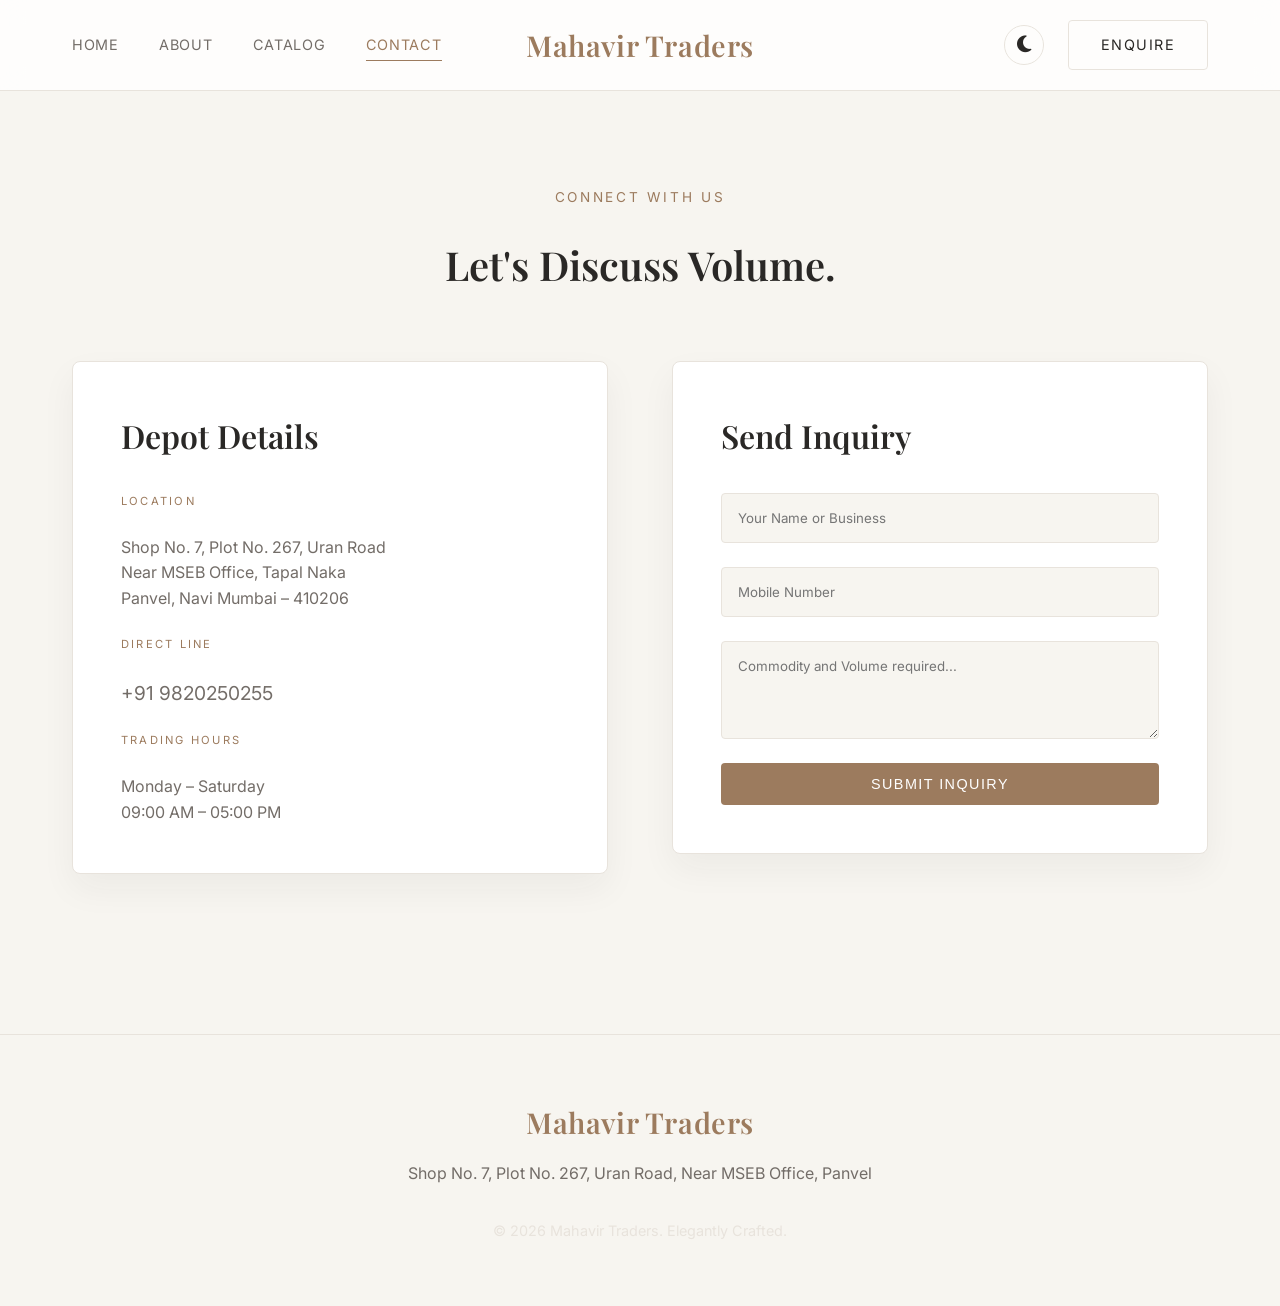
<file: contact.html>
<!DOCTYPE html>
<html lang="en">
<head>
    <meta charset="UTF-8">
    <meta name="viewport" content="width=device-width, initial-scale=1.0">
    <title>Contact | Mahavir Traders</title>
    <link rel="stylesheet" href="https://cdnjs.cloudflare.com/ajax/libs/font-awesome/6.4.0/css/all.min.css">
    <link rel="stylesheet" href="style.css">
    <script src="main.js" defer></script>
</head>
<body>

    <!-- Symmetric Header -->
    <header>
        <div class="container nav-grid">
            <nav class="nav-links">
                <a href="index.html">Home</a>
                <a href="about.html">About</a>
                <a href="products.html">Catalog</a>
                <a href="contact.html">Contact</a>
            </nav>
            <div class="logo serif">Mahavir Traders</div>
            <div class="nav-actions">
                <button id="theme-toggle" class="theme-toggle"><i class="fa-solid fa-moon"></i></button>
                <a href="contact.html" class="btn btn-outline">Enquire</a>
            </div>
        </div>
    </header>

    <main style="padding: 6rem 0;">
        <div class="container">
            <div class="section-title">
                <span class="hero-subtitle">Connect With Us</span>
                <h2>Let's Discuss Volume.</h2>
            </div>
            
            <div class="grid-2">
                <!-- Contact Details -->
                <div class="card" style="text-align: left; padding: 3rem;">
                    <h3 class="serif" style="font-size: 2rem; margin-bottom: 2rem;">Depot Details</h3>
                    
                    <div style="margin-bottom: 1.5rem;">
                        <span class="hero-subtitle" style="font-size: 0.7rem;">Location</span>
                        <p style="color: var(--text-muted); margin-top: 0.5rem;">Shop No. 7, Plot No. 267, Uran Road<br>Near MSEB Office, Tapal Naka<br>Panvel, Navi Mumbai – 410206</p>
                    </div>

                    <div style="margin-bottom: 1.5rem;">
                        <span class="hero-subtitle" style="font-size: 0.7rem;">Direct Line</span>
                        <p style="color: var(--text-muted); margin-top: 0.5rem; font-size: 1.2rem;">
                            <a href="tel:+919820250255" style="transition: color 0.3s ease;">+91 9820250255</a>
                        </p>
                    </div>

                    <div>
                        <span class="hero-subtitle" style="font-size: 0.7rem;">Trading Hours</span>
                        <p style="color: var(--text-muted); margin-top: 0.5rem;">Monday – Saturday<br>09:00 AM – 05:00 PM</p>
                    </div>
                </div>

                <!-- Aesthetic Form -->
                <div class="card" style="text-align: left; padding: 3rem;">
                    <h3 class="serif" style="font-size: 2rem; margin-bottom: 2rem;">Send Inquiry</h3>
                    <form style="display: flex; flex-direction: column; gap: 1.5rem;" onsubmit="event.preventDefault(); window.open('https://wa.me/919820250255?text=Hello,%20I%20have%20an%20inquiry%20from%20your%20website.', '_blank');">
                        <input type="text" class="form-input" placeholder="Your Name or Business" required>
                        <input type="tel" class="form-input" placeholder="Mobile Number" required>
                        <textarea class="form-input" placeholder="Commodity and Volume required..." rows="4" required></textarea>
                        <button type="submit" class="btn btn-primary" style="width: 100%;">Submit Inquiry</button>
                    </form>
                </div>
            </div>
        </div>
    </main>

    <footer>
        <div class="container">
            <h2 class="logo serif" style="margin-bottom: 1rem;">Mahavir Traders</h2>
            <p style="color: var(--text-muted); margin-bottom: 2rem;">Shop No. 7, Plot No. 267, Uran Road, Near MSEB Office, Panvel</p>
            <p style="font-size: 0.9rem; color: var(--border-color);">&copy; <span class="year">2026</span> Mahavir Traders. Elegantly Crafted.</p>
        </div>
    </footer>
</body>
</html>
</file>
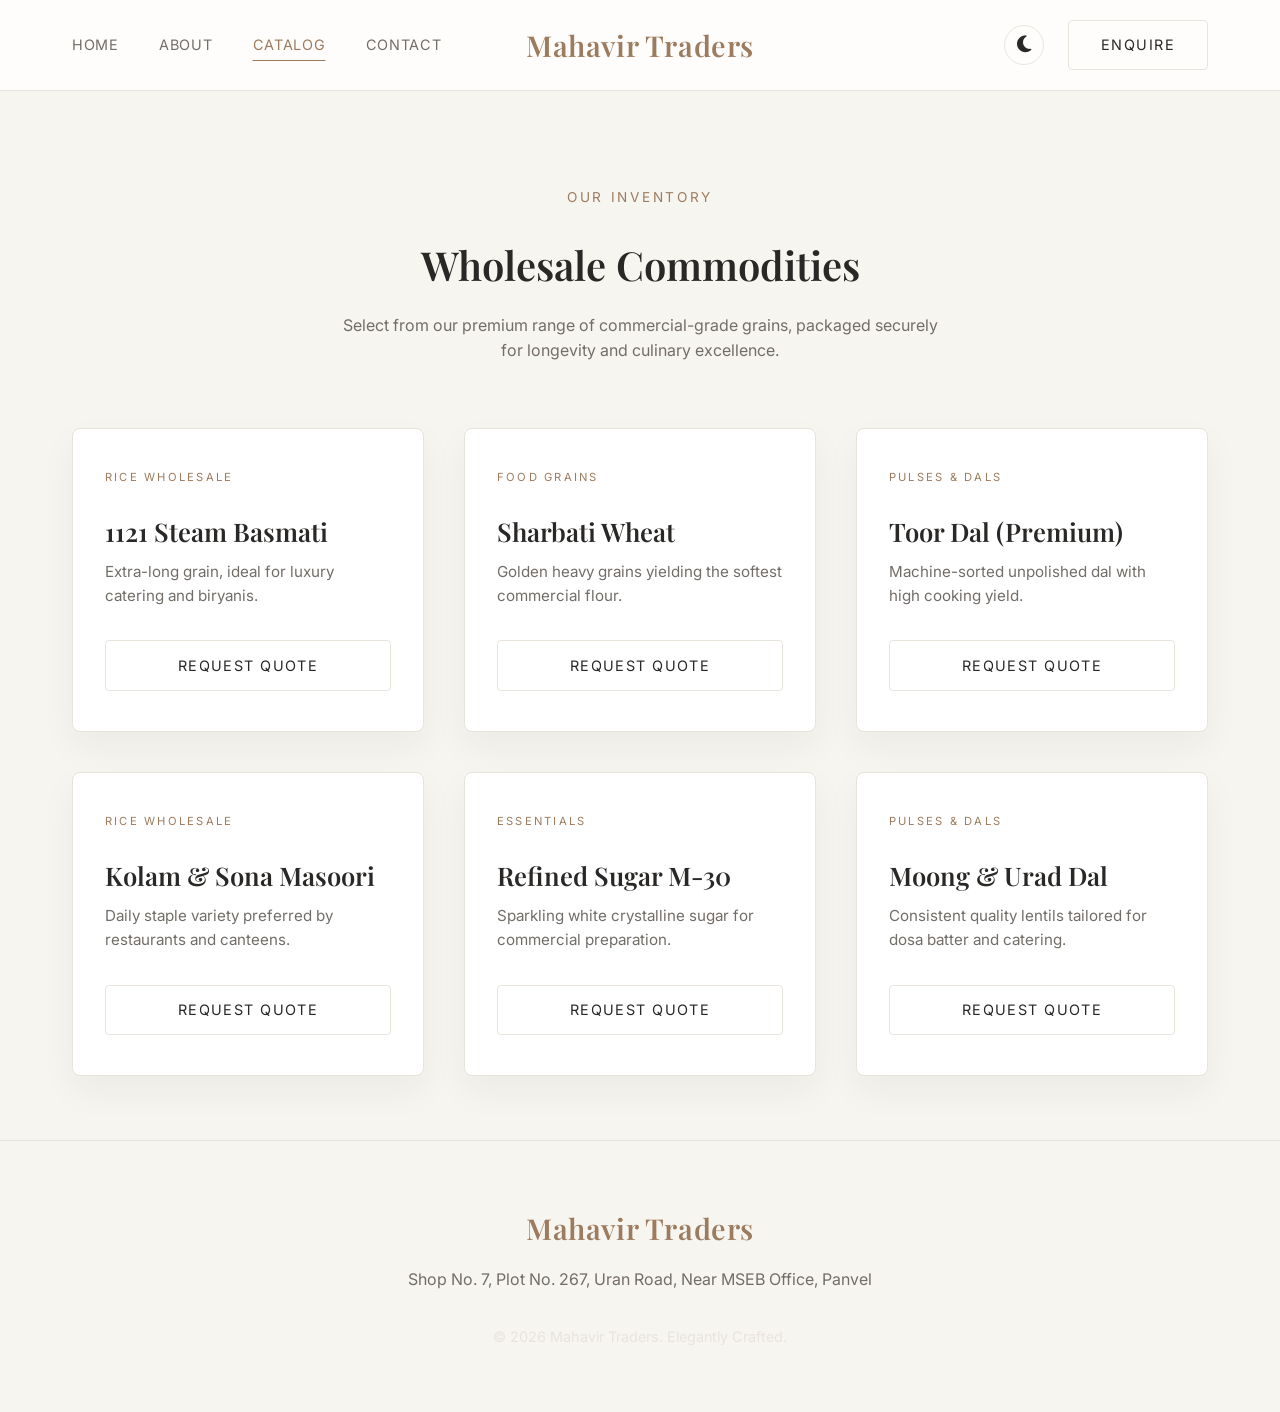
<file: products.html>
<!DOCTYPE html>
<html lang="en">
<head>
    <meta charset="UTF-8">
    <meta name="viewport" content="width=device-width, initial-scale=1.0">
    <title>Catalog | Mahavir Traders</title>
    <link rel="stylesheet" href="https://cdnjs.cloudflare.com/ajax/libs/font-awesome/6.4.0/css/all.min.css">
    <link rel="stylesheet" href="style.css">
    <script src="main.js" defer></script>
</head>
<body>

    <!-- Symmetric Header -->
    <header>
        <div class="container nav-grid">
            <nav class="nav-links">
                <a href="index.html">Home</a>
                <a href="about.html">About</a>
                <a href="products.html">Catalog</a>
                <a href="contact.html">Contact</a>
            </nav>
            <div class="logo serif">Mahavir Traders</div>
            <div class="nav-actions">
                <button id="theme-toggle" class="theme-toggle"><i class="fa-solid fa-moon"></i></button>
                <a href="contact.html" class="btn btn-outline">Enquire</a>
            </div>
        </div>
    </header>

    <main style="padding-top: 6rem;">
        <div class="container section-title">
            <span class="hero-subtitle">Our Inventory</span>
            <h2>Wholesale Commodities</h2>
            <p style="color: var(--text-muted); max-width: 600px; margin: 0 auto;">Select from our premium range of commercial-grade grains, packaged securely for longevity and culinary excellence.</p>
        </div>

        <section class="container grid-3">
            <div class="card" style="text-align: left; padding: 2.5rem 2rem;">
                <span class="hero-subtitle" style="font-size: 0.7rem;">Rice Wholesale</span>
                <h3 class="serif" style="font-size: 1.6rem; margin-bottom: 0.5rem;">1121 Steam Basmati</h3>
                <p style="color: var(--text-muted); margin-bottom: 2rem; font-size: 0.95rem;">Extra-long grain, ideal for luxury catering and biryanis.</p>
                <a href="contact.html" class="btn btn-outline" style="width: 100%; text-align: center;">Request Quote</a>
            </div>
            
            <div class="card" style="text-align: left; padding: 2.5rem 2rem;">
                <span class="hero-subtitle" style="font-size: 0.7rem;">Food Grains</span>
                <h3 class="serif" style="font-size: 1.6rem; margin-bottom: 0.5rem;">Sharbati Wheat</h3>
                <p style="color: var(--text-muted); margin-bottom: 2rem; font-size: 0.95rem;">Golden heavy grains yielding the softest commercial flour.</p>
                <a href="contact.html" class="btn btn-outline" style="width: 100%; text-align: center;">Request Quote</a>
            </div>

            <div class="card" style="text-align: left; padding: 2.5rem 2rem;">
                <span class="hero-subtitle" style="font-size: 0.7rem;">Pulses & Dals</span>
                <h3 class="serif" style="font-size: 1.6rem; margin-bottom: 0.5rem;">Toor Dal (Premium)</h3>
                <p style="color: var(--text-muted); margin-bottom: 2rem; font-size: 0.95rem;">Machine-sorted unpolished dal with high cooking yield.</p>
                <a href="contact.html" class="btn btn-outline" style="width: 100%; text-align: center;">Request Quote</a>
            </div>

             <div class="card" style="text-align: left; padding: 2.5rem 2rem;">
                <span class="hero-subtitle" style="font-size: 0.7rem;">Rice Wholesale</span>
                <h3 class="serif" style="font-size: 1.6rem; margin-bottom: 0.5rem;">Kolam & Sona Masoori</h3>
                <p style="color: var(--text-muted); margin-bottom: 2rem; font-size: 0.95rem;">Daily staple variety preferred by restaurants and canteens.</p>
                <a href="contact.html" class="btn btn-outline" style="width: 100%; text-align: center;">Request Quote</a>
            </div>

            <div class="card" style="text-align: left; padding: 2.5rem 2rem;">
                <span class="hero-subtitle" style="font-size: 0.7rem;">Essentials</span>
                <h3 class="serif" style="font-size: 1.6rem; margin-bottom: 0.5rem;">Refined Sugar M-30</h3>
                <p style="color: var(--text-muted); margin-bottom: 2rem; font-size: 0.95rem;">Sparkling white crystalline sugar for commercial preparation.</p>
                <a href="contact.html" class="btn btn-outline" style="width: 100%; text-align: center;">Request Quote</a>
            </div>

            <div class="card" style="text-align: left; padding: 2.5rem 2rem;">
                <span class="hero-subtitle" style="font-size: 0.7rem;">Pulses & Dals</span>
                <h3 class="serif" style="font-size: 1.6rem; margin-bottom: 0.5rem;">Moong & Urad Dal</h3>
                <p style="color: var(--text-muted); margin-bottom: 2rem; font-size: 0.95rem;">Consistent quality lentils tailored for dosa batter and catering.</p>
                <a href="contact.html" class="btn btn-outline" style="width: 100%; text-align: center;">Request Quote</a>
            </div>
        </section>
    </main>

    <footer>
        <div class="container">
            <h2 class="logo serif" style="margin-bottom: 1rem;">Mahavir Traders</h2>
            <p style="color: var(--text-muted); margin-bottom: 2rem;">Shop No. 7, Plot No. 267, Uran Road, Near MSEB Office, Panvel</p>
            <p style="font-size: 0.9rem; color: var(--border-color);">&copy; <span class="year">2026</span> Mahavir Traders. Elegantly Crafted.</p>
        </div>
    </footer>
</body>
</html>
</file>
<file: style.css>
/* Google Fonts: Playfair Display for elegance, Inter for clean readability */
@import url('https://fonts.googleapis.com/css2?family=Inter:wght@300;400;500;600&family=Playfair+Display:wght@400;600;700&display=swap');

/* --- Theme Variables --- */
:root {
  /* Light Theme (Beige & Off-White) */
  --bg-color: #F7F5F0;
  --surface-color: #FFFFFF;
  --text-main: #2A2826;
  --text-muted: #736D68;
  --accent-color: #9C7B5E;
  --accent-hover: #806349;
  --border-color: #E8E3DC;
  --shadow-3d: 0 15px 35px rgba(42, 40, 38, 0.05);
  --shadow-hover: 0 25px 50px rgba(42, 40, 38, 0.1);
  --glass-bg: rgba(255, 255, 255, 0.8);
}

[data-theme="dark"] {
  /* Dark Theme (Sober & Elegant) */
  --bg-color: #1A1918;
  --surface-color: #242220;
  --text-main: #EFEBE6;
  --text-muted: #A39E99;
  --accent-color: #BA987A;
  --accent-hover: #D4B294;
  --border-color: #383431;
  --shadow-3d: 0 15px 35px rgba(0, 0, 0, 0.3);
  --shadow-hover: 0 25px 50px rgba(0, 0, 0, 0.5);
  --glass-bg: rgba(36, 34, 32, 0.8);
}

/* --- Base & Reset --- */
* {
  margin: 0;
  padding: 0;
  box-sizing: border-box;
  transition: background-color 0.4s ease, color 0.4s ease, border-color 0.4s ease, box-shadow 0.4s ease;
}

body {
  font-family: 'Inter', sans-serif;
  background-color: var(--bg-color);
  color: var(--text-main);
  line-height: 1.6;
  -webkit-font-smoothing: antialiased;
}

h1, h2, h3, h4, .serif {
  font-family: 'Playfair Display', serif;
  font-weight: 600;
}

a {
  text-decoration: none;
  color: inherit;
}

ul {
  list-style: none;
}

.container {
  max-width: 1200px;
  margin: 0 auto;
  padding: 0 2rem;
}

/* --- Symmetrical Navbar --- */
header {
  position: sticky;
  top: 0;
  z-index: 1000;
  background: var(--glass-bg);
  backdrop-filter: blur(12px);
  -webkit-backdrop-filter: blur(12px);
  border-bottom: 1px solid var(--border-color);
}

.nav-grid {
  display: grid;
  grid-template-columns: 1fr auto 1fr;
  align-items: center;
  height: 90px;
}

.nav-links {
  display: flex;
  gap: 2.5rem;
  justify-content: flex-start;
}

.nav-links a {
  font-size: 0.9rem;
  letter-spacing: 0.05em;
  text-transform: uppercase;
  color: var(--text-muted);
  position: relative;
}

.nav-links a:hover, .nav-links a.active {
  color: var(--accent-color);
}

.nav-links a::after {
  content: '';
  position: absolute;
  bottom: -4px;
  left: 50%;
  transform: translateX(-50%);
  width: 0;
  height: 1px;
  background-color: var(--accent-color);
  transition: width 0.3s ease;
}

.nav-links a:hover::after, .nav-links a.active::after {
  width: 100%;
}

.logo {
  text-align: center;
  font-size: 1.8rem;
  letter-spacing: 0.02em;
  color: var(--accent-color);
}

.nav-actions {
  display: flex;
  justify-content: flex-end;
  align-items: center;
  gap: 1.5rem;
}

.theme-toggle {
  background: none;
  border: none;
  cursor: pointer;
  color: var(--text-main);
  font-size: 1.2rem;
  display: flex;
  align-items: center;
  justify-content: center;
  width: 40px;
  height: 40px;
  border-radius: 50%;
  border: 1px solid var(--border-color);
}

.theme-toggle:hover {
  background: var(--surface-color);
}

/* --- Buttons --- */
.btn {
  display: inline-block;
  padding: 0.8rem 2rem;
  font-size: 0.9rem;
  text-transform: uppercase;
  letter-spacing: 0.1em;
  border-radius: 4px;
  cursor: pointer;
  transition: transform 0.3s ease, box-shadow 0.3s ease, background-color 0.3s ease;
}

.btn-primary {
  background-color: var(--accent-color);
  color: #FFFFFF;
  border: none;
}

.btn-primary:hover {
  background-color: var(--accent-hover);
  transform: translateY(-2px);
  box-shadow: var(--shadow-3d);
}

.btn-outline {
  background: transparent;
  color: var(--text-main);
  border: 1px solid var(--border-color);
}

.btn-outline:hover {
  border-color: var(--accent-color);
  color: var(--accent-color);
}

/* --- Hero Section --- */
.hero {
  padding: 8rem 0;
  text-align: center;
  display: flex;
  flex-direction: column;
  align-items: center;
  justify-content: center;
}

.hero-subtitle {
  font-size: 0.85rem;
  text-transform: uppercase;
  letter-spacing: 0.2em;
  color: var(--accent-color);
  margin-bottom: 1.5rem;
  display: block;
}

.hero h1 {
  font-size: clamp(3rem, 5vw, 4.5rem);
  line-height: 1.1;
  margin-bottom: 1.5rem;
  max-width: 900px;
}

.hero p {
  color: var(--text-muted);
  font-size: 1.1rem;
  max-width: 600px;
  margin-bottom: 3rem;
}

/* --- Aesthetic 3D Image Grid & Layouts --- */
.image-grid {
  display: grid;
  grid-template-columns: repeat(3, 1fr);
  gap: 2rem;
  margin-bottom: 6rem;
}

.img-card {
  position: relative;
  border-radius: 12px;
  overflow: hidden;
  aspect-ratio: 4/5;
  box-shadow: var(--shadow-3d);
  transition: var(--shadow-hover);
  transform: translateZ(0); /* Hardware acceleration for smooth 3D */
}

.img-card:hover {
  transform: translateY(-10px) scale(1.02);
  box-shadow: var(--shadow-hover);
}

.img-card img {
  width: 100%;
  height: 100%;
  object-fit: cover;
  transition: transform 0.8s ease;
}

.img-card:hover img {
  transform: scale(1.05);
}

/* --- Split Layout for Difference Makers --- */
.split-layout {
  display: grid;
  grid-template-columns: 1fr 1fr;
  gap: 4rem;
  align-items: center;
  margin-bottom: 8rem;
}

.split-layout.reverse {
  direction: rtl;
}

.split-layout.reverse > * {
  direction: ltr;
}

.split-image {
  border-radius: 12px;
  overflow: hidden;
  box-shadow: var(--shadow-3d);
  transform: translateZ(0);
  transition: var(--shadow-hover);
}

.split-image:hover {
  transform: translateY(-8px);
  box-shadow: var(--shadow-hover);
}

.split-image img {
  width: 100%;
  height: 100%;
  object-fit: cover;
  display: block;
}

.split-text h3 {
  font-size: 2.2rem;
  margin-bottom: 1.5rem;
}

.split-text p {
  color: var(--text-muted);
  margin-bottom: 1.5rem;
  font-size: 1.05rem;
}

/* --- Analytics Grid --- */
.stats-grid {
  display: grid;
  grid-template-columns: repeat(4, 1fr);
  gap: 2rem;
  text-align: center;
  margin: 4rem 0 8rem 0;
  padding: 4rem 2rem;
  background: var(--surface-color);
  border: 1px solid var(--border-color);
  border-radius: 12px;
  box-shadow: var(--shadow-3d);
}

.stat-number {
  font-family: 'Playfair Display', serif;
  font-size: 3.5rem;
  color: var(--accent-color);
  line-height: 1;
  margin-bottom: 0.5rem;
}

.stat-label {
  font-size: 0.85rem;
  text-transform: uppercase;
  letter-spacing: 0.15em;
  color: var(--text-muted);
}

/* --- Content Grids --- */
.section-title {
  text-align: center;
  margin-bottom: 4rem;
}

.section-title h2 {
  font-size: 2.5rem;
  margin-bottom: 1rem;
}

.grid-3 {
  display: grid;
  grid-template-columns: repeat(auto-fit, minmax(300px, 1fr));
  gap: 2.5rem;
  margin-bottom: 4rem;
}

.grid-2 {
  display: grid;
  grid-template-columns: 1fr 1fr;
  gap: 4rem;
  align-items: start;
}

.card {
  background: var(--surface-color);
  border: 1px solid var(--border-color);
  padding: 3rem 2rem;
  text-align: center;
  border-radius: 8px;
  box-shadow: var(--shadow-3d);
  transition: transform 0.4s ease, box-shadow 0.4s ease;
}

.card:hover {
  transform: translateY(-8px);
  box-shadow: var(--shadow-hover);
}

/* Forms */
.form-input {
  width: 100%; 
  padding: 1rem; 
  background: var(--bg-color); 
  border: 1px solid var(--border-color); 
  color: var(--text-main); 
  border-radius: 4px; 
  outline: none;
  font-family: inherit;
}

.form-input:focus {
  border-color: var(--accent-color);
}

/* --- Footer --- */
footer {
  border-top: 1px solid var(--border-color);
  padding: 4rem 0;
  text-align: center;
  margin-top: 4rem;
}

/* Responsive Rules */
@media (max-width: 900px) {
  .nav-grid {
    grid-template-columns: 1fr 1fr;
    height: auto;
    padding: 1rem 0;
    gap: 1rem;
  }
  .nav-links {
    grid-column: 1 / -1;
    justify-content: center;
    order: 3;
    gap: 1.5rem;
  }
  .logo {
    text-align: left;
  }
  .image-grid {
    grid-template-columns: 1fr;
  }
  .grid-2, .split-layout {
    grid-template-columns: 1fr;
    gap: 2rem;
  }
  .split-layout.reverse {
    direction: ltr;
  }
  .stats-grid {
    grid-template-columns: 1fr 1fr;
    padding: 2rem;
  }
}

@media (max-width: 600px) {
  .stats-grid {
    grid-template-columns: 1fr;
  }
}
</file>
